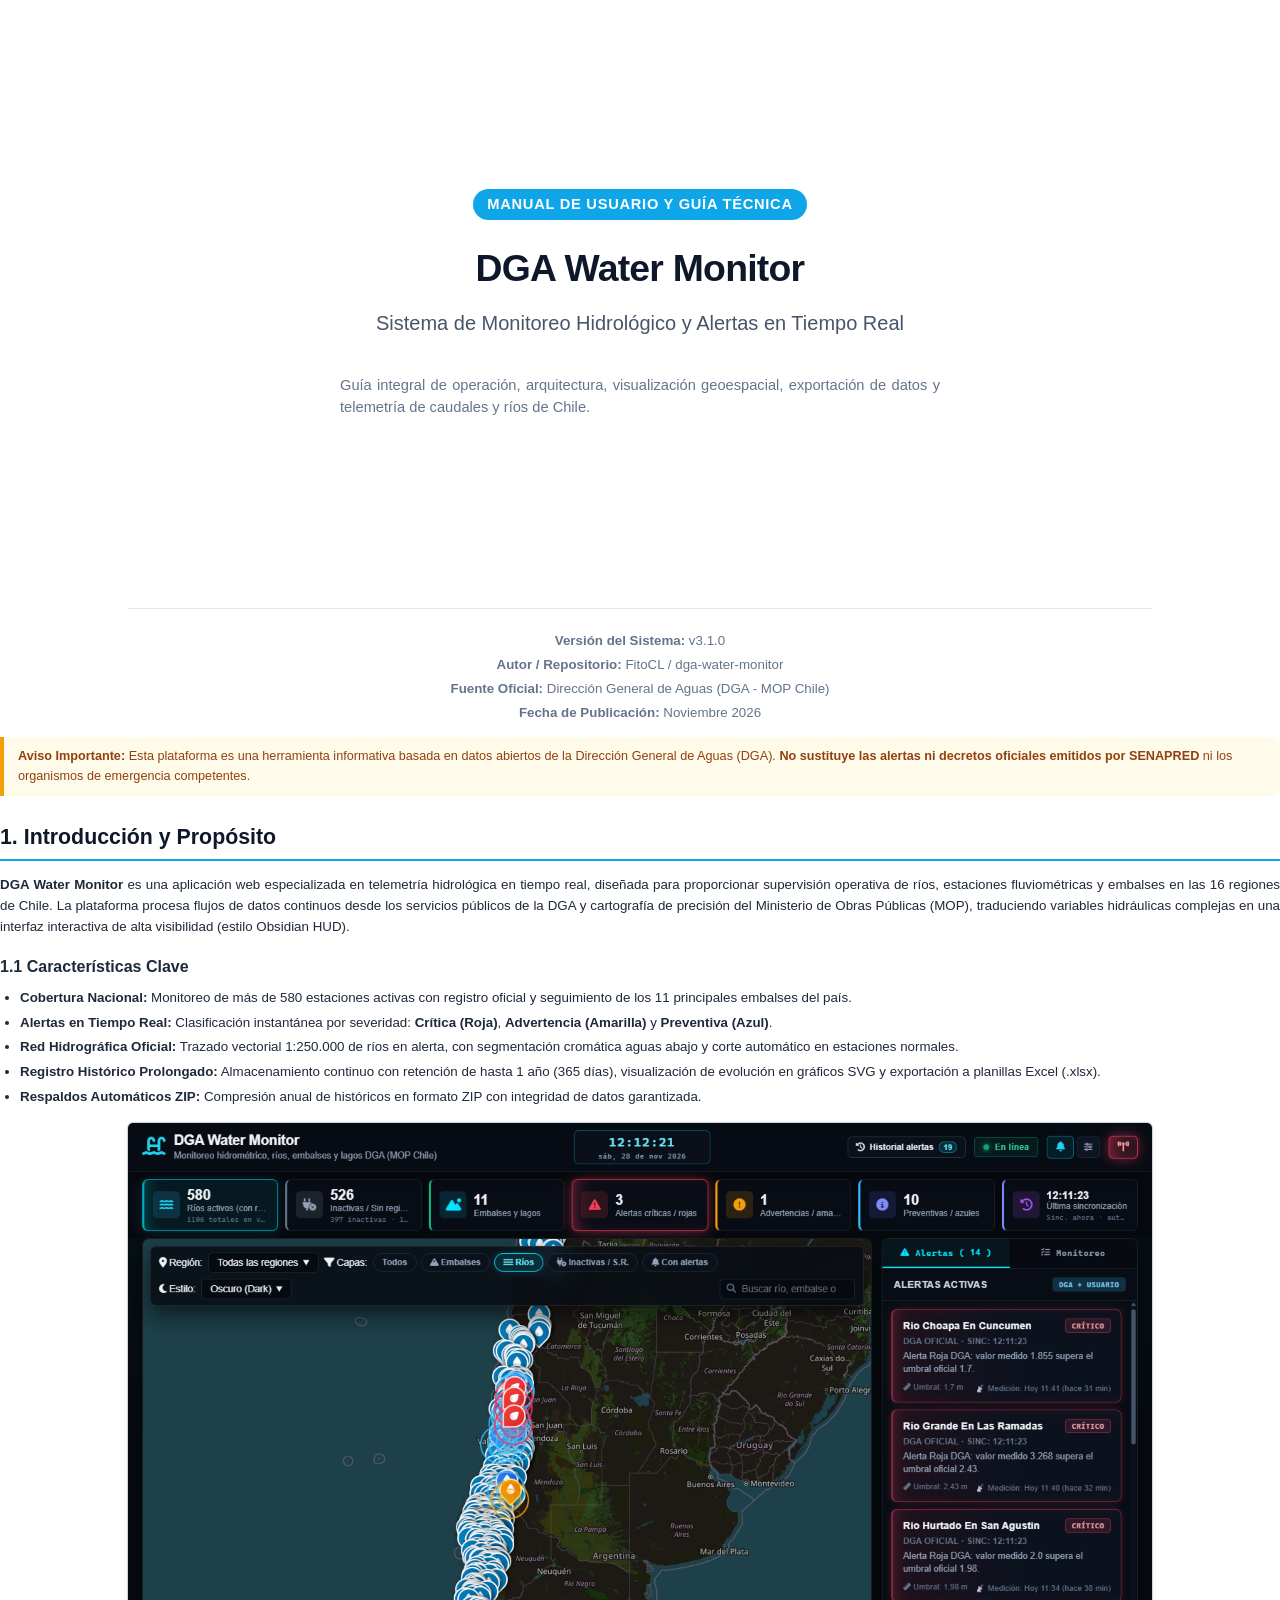
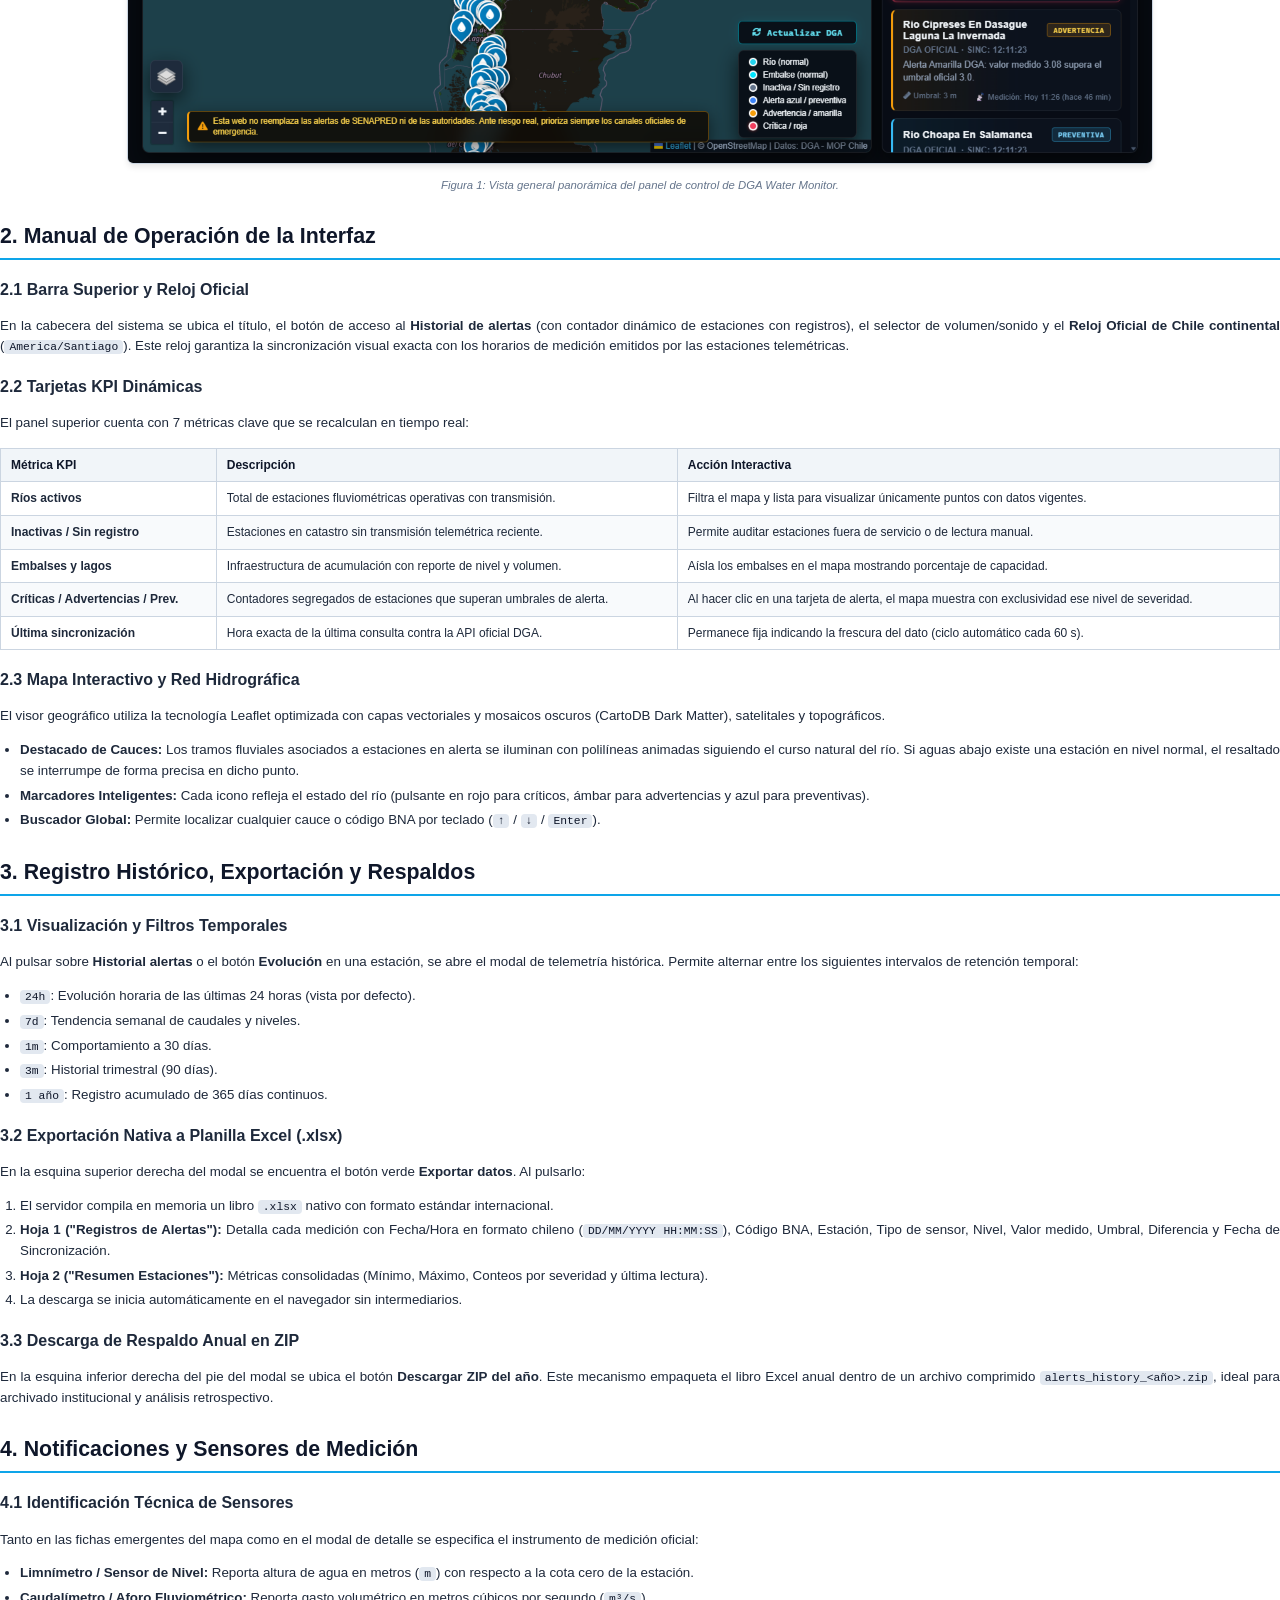
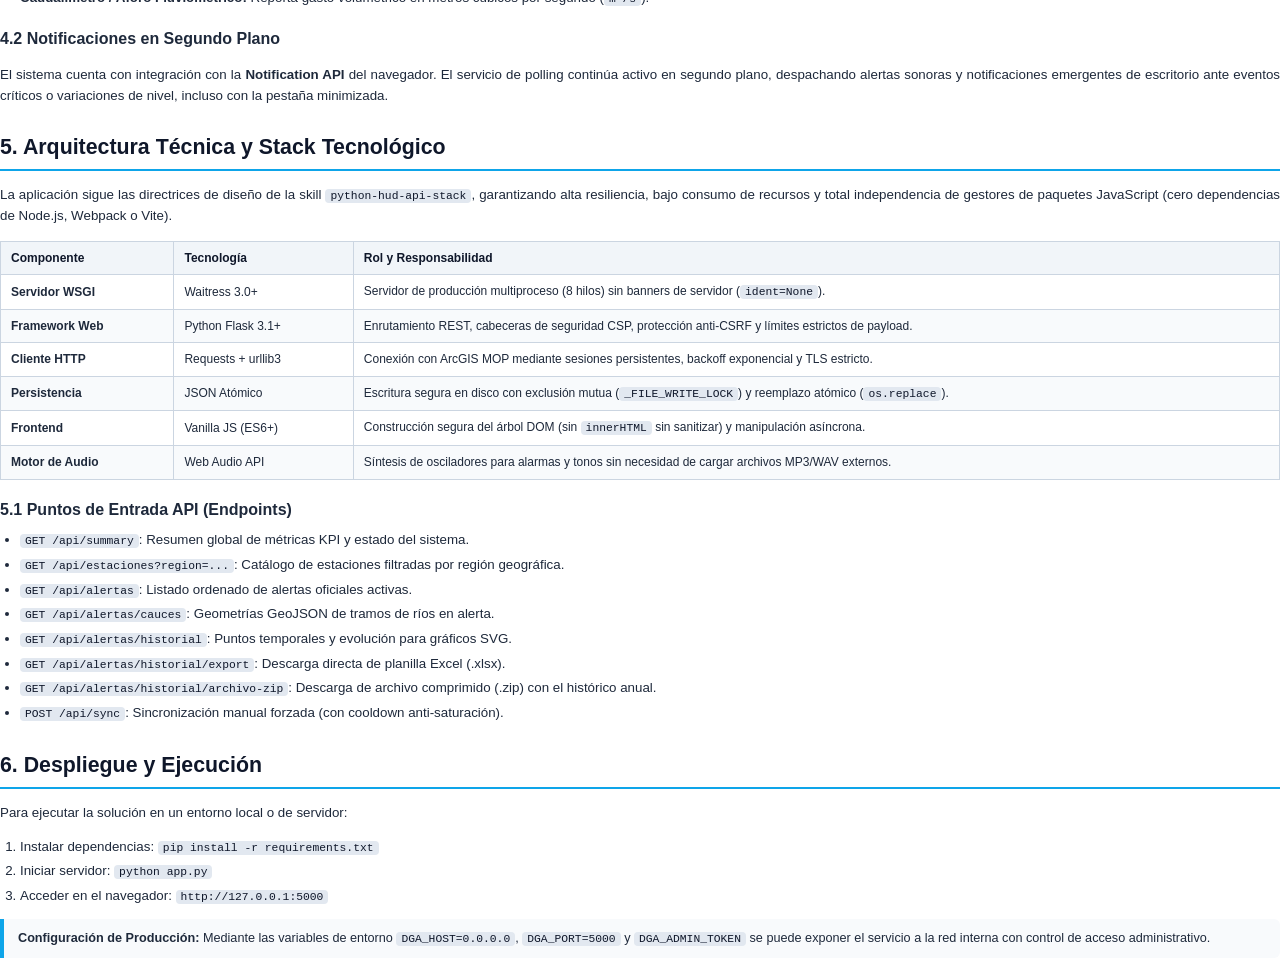
<file: docs/manual_usuario.html>
<!DOCTYPE html>
<html lang="es">
<head>
  <meta charset="UTF-8">
  <title>DGA Water Monitor - Manual de Usuario y Guía Técnica</title>
  <style>
    @page {
      size: A4;
      margin: 1.8cm 1.5cm;
      @bottom-right {
        content: counter(page);
      }
    }
    body {
      font-family: -apple-system, BlinkMacSystemFont, "Segoe UI", Roboto, Helvetica, Arial, sans-serif;
      color: #1e293b;
      line-height: 1.55;
      font-size: 10pt;
      margin: 0;
      padding: 0;
    }
    .cover {
      page-break-after: always;
      text-align: center;
      padding-top: 5cm;
    }
    .cover-badge {
      display: inline-block;
      padding: 4px 14px;
      background: #0ea5e9;
      color: #ffffff;
      font-weight: 700;
      font-size: 11pt;
      border-radius: 999px;
      letter-spacing: 0.05em;
      text-transform: uppercase;
      margin-bottom: 20px;
    }
    .cover h1 {
      font-size: 28pt;
      color: #0f172a;
      margin: 0 0 10px 0;
      font-weight: 800;
      letter-spacing: -0.02em;
    }
    .cover h2 {
      font-size: 15pt;
      color: #475569;
      font-weight: 500;
      margin: 0 0 35px 0;
    }
    .cover-meta {
      margin-top: 5cm;
      font-size: 10pt;
      color: #64748b;
      line-height: 1.8;
      border-top: 1px solid #e2e8f0;
      padding-top: 20px;
      width: 80%;
      margin-left: auto;
      margin-right: auto;
    }
    .section-title {
      color: #0f172a;
      font-size: 16pt;
      font-weight: 700;
      border-bottom: 2px solid #0ea5e9;
      padding-bottom: 5px;
      margin-top: 25px;
      margin-bottom: 14px;
      page-break-after: avoid;
    }
    .subsection-title {
      color: #1e293b;
      font-size: 12pt;
      font-weight: 700;
      margin-top: 18px;
      margin-bottom: 8px;
      page-break-after: avoid;
    }
    p, li {
      text-align: justify;
    }
    ul, ol {
      margin-top: 6px;
      margin-bottom: 12px;
      padding-left: 20px;
    }
    li {
      margin-bottom: 4px;
    }
    .img-box {
      text-align: center;
      margin: 15px 0;
      page-break-inside: avoid;
    }
    .img-box img {
      max-width: 95%;
      height: auto;
      border-radius: 6px;
      border: 1px solid #cbd5e1;
      box-shadow: 0 4px 6px -1px rgba(0,0,0,0.1);
    }
    .img-caption {
      font-size: 8.5pt;
      color: #64748b;
      margin-top: 6px;
      font-style: italic;
    }
    .callout {
      background: #f8fafc;
      border-left: 4px solid #0ea5e9;
      padding: 10px 14px;
      border-radius: 0 6px 6px 0;
      margin: 12px 0;
      font-size: 9.5pt;
      page-break-inside: avoid;
    }
    .callout-warning {
      background: #fffbeb;
      border-left-color: #f59e0b;
      color: #92400e;
    }
    .callout-danger {
      background: #fef2f2;
      border-left-color: #ef4444;
      color: #991b1b;
    }
    table {
      width: 100%;
      border-collapse: collapse;
      margin: 14px 0;
      font-size: 9pt;
      page-break-inside: avoid;
    }
    th, td {
      border: 1px solid #cbd5e1;
      padding: 7px 10px;
      text-align: left;
    }
    th {
      background: #f1f5f9;
      color: #0f172a;
      font-weight: 700;
    }
    tr:nth-child(even) {
      background: #f8fafc;
    }
    .code-tag {
      font-family: Consolas, monospace;
      background: #e2e8f0;
      padding: 1px 5px;
      border-radius: 4px;
      font-size: 8.5pt;
      color: #0f172a;
    }
    .page-break {
      page-break-after: always;
    }
  </style>
</head>
<body>

  <!-- PORTADA -->
  <div class="cover">
    <div class="cover-badge">Manual de Usuario y Guía Técnica</div>
    <h1>DGA Water Monitor</h1>
    <h2>Sistema de Monitoreo Hidrológico y Alertas en Tiempo Real</h2>
    <p style="color: #64748b; font-size: 11pt; max-width: 600px; margin: 0 auto;">
      Guía integral de operación, arquitectura, visualización geoespacial, exportación de datos y telemetría de caudales y ríos de Chile.
    </p>
    <div class="cover-meta">
      <strong>Versión del Sistema:</strong> v3.1.0<br>
      <strong>Autor / Repositorio:</strong> FitoCL / dga-water-monitor<br>
      <strong>Fuente Oficial:</strong> Dirección General de Aguas (DGA - MOP Chile)<br>
      <strong>Fecha de Publicación:</strong> Noviembre 2026
    </div>
  </div>

  <!-- AVISO LEGAL Y SECCIÓN 1 -->
  <div class="callout callout-warning">
    <strong>Aviso Importante:</strong> Esta plataforma es una herramienta informativa basada en datos abiertos de la Dirección General de Aguas (DGA). <strong>No sustituye las alertas ni decretos oficiales emitidos por SENAPRED</strong> ni los organismos de emergencia competentes.
  </div>

  <h2 class="section-title">1. Introducción y Propósito</h2>
  <p>
    <strong>DGA Water Monitor</strong> es una aplicación web especializada en telemetría hidrológica en tiempo real, diseñada para proporcionar supervisión operativa de ríos, estaciones fluviométricas y embalses en las 16 regiones de Chile. La plataforma procesa flujos de datos continuos desde los servicios públicos de la DGA y cartografía de precisión del Ministerio de Obras Públicas (MOP), traduciendo variables hidráulicas complejas en una interfaz interactiva de alta visibilidad (estilo Obsidian HUD).
  </p>

  <h3 class="subsection-title">1.1 Características Clave</h3>
  <ul>
    <li><strong>Cobertura Nacional:</strong> Monitoreo de más de 580 estaciones activas con registro oficial y seguimiento de los 11 principales embalses del país.</li>
    <li><strong>Alertas en Tiempo Real:</strong> Clasificación instantánea por severidad: <strong>Crítica (Roja)</strong>, <strong>Advertencia (Amarilla)</strong> y <strong>Preventiva (Azul)</strong>.</li>
    <li><strong>Red Hidrográfica Oficial:</strong> Trazado vectorial 1:250.000 de ríos en alerta, con segmentación cromática aguas abajo y corte automático en estaciones normales.</li>
    <li><strong>Registro Histórico Prolongado:</strong> Almacenamiento continuo con retención de hasta 1 año (365 días), visualización de evolución en gráficos SVG y exportación a planillas Excel (.xlsx).</li>
    <li><strong>Respaldos Automáticos ZIP:</strong> Compresión anual de históricos en formato ZIP con integridad de datos garantizada.</li>
  </ul>

  <div class="img-box">
    <img src="captura_interfaz.png" alt="Vista General del Dashboard">
    <div class="img-caption">Figura 1: Vista general panorámica del panel de control de DGA Water Monitor.</div>
  </div>

  <div class="page-break"></div>

  <!-- SECCIÓN 2: INTERFAZ Y NAVEGACIÓN -->
  <h2 class="section-title">2. Manual de Operación de la Interfaz</h2>

  <h3 class="subsection-title">2.1 Barra Superior y Reloj Oficial</h3>
  <p>
    En la cabecera del sistema se ubica el título, el botón de acceso al <strong>Historial de alertas</strong> (con contador dinámico de estaciones con registros), el selector de volumen/sonido y el <strong>Reloj Oficial de Chile continental</strong> (<span class="code-tag">America/Santiago</span>). Este reloj garantiza la sincronización visual exacta con los horarios de medición emitidos por las estaciones telemétricas.
  </p>

  <h3 class="subsection-title">2.2 Tarjetas KPI Dinámicas</h3>
  <p>
    El panel superior cuenta con 7 métricas clave que se recalculan en tiempo real:
  </p>
  <table>
    <thead>
      <tr>
        <th>Métrica KPI</th>
        <th>Descripción</th>
        <th>Acción Interactiva</th>
      </tr>
    </thead>
    <tbody>
      <tr>
        <td><strong>Ríos activos</strong></td>
        <td>Total de estaciones fluviométricas operativas con transmisión.</td>
        <td>Filtra el mapa y lista para visualizar únicamente puntos con datos vigentes.</td>
      </tr>
      <tr>
        <td><strong>Inactivas / Sin registro</strong></td>
        <td>Estaciones en catastro sin transmisión telemétrica reciente.</td>
        <td>Permite auditar estaciones fuera de servicio o de lectura manual.</td>
      </tr>
      <tr>
        <td><strong>Embalses y lagos</strong></td>
        <td>Infraestructura de acumulación con reporte de nivel y volumen.</td>
        <td>Aísla los embalses en el mapa mostrando porcentaje de capacidad.</td>
      </tr>
      <tr>
        <td><strong>Críticas / Advertencias / Prev.</strong></td>
        <td>Contadores segregados de estaciones que superan umbrales de alerta.</td>
        <td>Al hacer clic en una tarjeta de alerta, el mapa muestra con exclusividad ese nivel de severidad.</td>
      </tr>
      <tr>
        <td><strong>Última sincronización</strong></td>
        <td>Hora exacta de la última consulta contra la API oficial DGA.</td>
        <td>Permanece fija indicando la frescura del dato (ciclo automático cada 60 s).</td>
      </tr>
    </tbody>
  </table>

  <h3 class="subsection-title">2.3 Mapa Interactivo y Red Hidrográfica</h3>
  <p>
    El visor geográfico utiliza la tecnología Leaflet optimizada con capas vectoriales y mosaicos oscuros (CartoDB Dark Matter), satelitales y topográficos.
  </p>
  <ul>
    <li><strong>Destacado de Cauces:</strong> Los tramos fluviales asociados a estaciones en alerta se iluminan con polilíneas animadas siguiendo el curso natural del río. Si aguas abajo existe una estación en nivel normal, el resaltado se interrumpe de forma precisa en dicho punto.</li>
    <li><strong>Marcadores Inteligentes:</strong> Cada icono refleja el estado del río (pulsante en rojo para críticos, ámbar para advertencias y azul para preventivas).</li>
    <li><strong>Buscador Global:</strong> Permite localizar cualquier cauce o código BNA por teclado (<span class="code-tag">↑</span> / <span class="code-tag">↓</span> / <span class="code-tag">Enter</span>).</li>
  </ul>

  <div class="page-break"></div>

  <!-- SECCIÓN 3: MODAL HISTÓRICO Y EXPORTACIÓN -->
  <h2 class="section-title">3. Registro Histórico, Exportación y Respaldos</h2>

  <h3 class="subsection-title">3.1 Visualización y Filtros Temporales</h3>
  <p>
    Al pulsar sobre <strong>Historial alertas</strong> o el botón <strong>Evolución</strong> en una estación, se abre el modal de telemetría histórica. Permite alternar entre los siguientes intervalos de retención temporal:
  </p>
  <ul>
    <li><span class="code-tag">24h</span>: Evolución horaria de las últimas 24 horas (vista por defecto).</li>
    <li><span class="code-tag">7d</span>: Tendencia semanal de caudales y niveles.</li>
    <li><span class="code-tag">1m</span>: Comportamiento a 30 días.</li>
    <li><span class="code-tag">3m</span>: Historial trimestral (90 días).</li>
    <li><span class="code-tag">1 año</span>: Registro acumulado de 365 días continuos.</li>
  </ul>

  <h3 class="subsection-title">3.2 Exportación Nativa a Planilla Excel (.xlsx)</h3>
  <p>
    En la esquina superior derecha del modal se encuentra el botón verde <strong>Exportar datos</strong>. Al pulsarlo:
  </p>
  <ol>
    <li>El servidor compila en memoria un libro <span class="code-tag">.xlsx</span> nativo con formato estándar internacional.</li>
    <li><strong>Hoja 1 ("Registros de Alertas"):</strong> Detalla cada medición con Fecha/Hora en formato chileno (<span class="code-tag">DD/MM/YYYY HH:MM:SS</span>), Código BNA, Estación, Tipo de sensor, Nivel, Valor medido, Umbral, Diferencia y Fecha de Sincronización.</li>
    <li><strong>Hoja 2 ("Resumen Estaciones"):</strong> Métricas consolidadas (Mínimo, Máximo, Conteos por severidad y última lectura).</li>
    <li>La descarga se inicia automáticamente en el navegador sin intermediarios.</li>
  </ol>

  <h3 class="subsection-title">3.3 Descarga de Respaldo Anual en ZIP</h3>
  <p>
    En la esquina inferior derecha del pie del modal se ubica el botón <strong>Descargar ZIP del año</strong>. Este mecanismo empaqueta el libro Excel anual dentro de un archivo comprimido <span class="code-tag">alerts_history_&lt;año&gt;.zip</span>, ideal para archivado institucional y análisis retrospectivo.
  </p>

  <h2 class="section-title">4. Notificaciones y Sensores de Medición</h2>
  <h3 class="subsection-title">4.1 Identificación Técnica de Sensores</h3>
  <p>
    Tanto en las fichas emergentes del mapa como en el modal de detalle se especifica el instrumento de medición oficial:
  </p>
  <ul>
    <li><strong>Limnímetro / Sensor de Nivel:</strong> Reporta altura de agua en metros (<span class="code-tag">m</span>) con respecto a la cota cero de la estación.</li>
    <li><strong>Caudalímetro / Aforo Fluviométrico:</strong> Reporta gasto volumétrico en metros cúbicos por segundo (<span class="code-tag">m³/s</span>).</li>
  </ul>

  <h3 class="subsection-title">4.2 Notificaciones en Segundo Plano</h3>
  <p>
    El sistema cuenta con integración con la <strong>Notification API</strong> del navegador. El servicio de polling continúa activo en segundo plano, despachando alertas sonoras y notificaciones emergentes de escritorio ante eventos críticos o variaciones de nivel, incluso con la pestaña minimizada.
  </p>

  <div class="page-break"></div>

  <!-- SECCIÓN 5: ARQUITECTURA Y STACK TÉCNICO -->
  <h2 class="section-title">5. Arquitectura Técnica y Stack Tecnológico</h2>
  <p>
    La aplicación sigue las directrices de diseño de la skill <span class="code-tag">python-hud-api-stack</span>, garantizando alta resiliencia, bajo consumo de recursos y total independencia de gestores de paquetes JavaScript (cero dependencias de Node.js, Webpack o Vite).
  </p>

  <table>
    <thead>
      <tr>
        <th>Componente</th>
        <th>Tecnología</th>
        <th>Rol y Responsabilidad</th>
      </tr>
    </thead>
    <tbody>
      <tr>
        <td><strong>Servidor WSGI</strong></td>
        <td>Waitress 3.0+</td>
        <td>Servidor de producción multiproceso (8 hilos) sin banners de servidor (<span class="code-tag">ident=None</span>).</td>
      </tr>
      <tr>
        <td><strong>Framework Web</strong></td>
        <td>Python Flask 3.1+</td>
        <td>Enrutamiento REST, cabeceras de seguridad CSP, protección anti-CSRF y límites estrictos de payload.</td>
      </tr>
      <tr>
        <td><strong>Cliente HTTP</strong></td>
        <td>Requests + urllib3</td>
        <td>Conexión con ArcGIS MOP mediante sesiones persistentes, backoff exponencial y TLS estricto.</td>
      </tr>
      <tr>
        <td><strong>Persistencia</strong></td>
        <td>JSON Atómico</td>
        <td>Escritura segura en disco con exclusión mutua (<span class="code-tag">_FILE_WRITE_LOCK</span>) y reemplazo atómico (<span class="code-tag">os.replace</span>).</td>
      </tr>
      <tr>
        <td><strong>Frontend</strong></td>
        <td>Vanilla JS (ES6+)</td>
        <td>Construcción segura del árbol DOM (sin <span class="code-tag">innerHTML</span> sin sanitizar) y manipulación asíncrona.</td>
      </tr>
      <tr>
        <td><strong>Motor de Audio</strong></td>
        <td>Web Audio API</td>
        <td>Síntesis de osciladores para alarmas y tonos sin necesidad de cargar archivos MP3/WAV externos.</td>
      </tr>
    </tbody>
  </table>

  <h3 class="subsection-title">5.1 Puntos de Entrada API (Endpoints)</h3>
  <ul>
    <li><span class="code-tag">GET /api/summary</span>: Resumen global de métricas KPI y estado del sistema.</li>
    <li><span class="code-tag">GET /api/estaciones?region=...</span>: Catálogo de estaciones filtradas por región geográfica.</li>
    <li><span class="code-tag">GET /api/alertas</span>: Listado ordenado de alertas oficiales activas.</li>
    <li><span class="code-tag">GET /api/alertas/cauces</span>: Geometrías GeoJSON de tramos de ríos en alerta.</li>
    <li><span class="code-tag">GET /api/alertas/historial</span>: Puntos temporales y evolución para gráficos SVG.</li>
    <li><span class="code-tag">GET /api/alertas/historial/export</span>: Descarga directa de planilla Excel (.xlsx).</li>
    <li><span class="code-tag">GET /api/alertas/historial/archivo-zip</span>: Descarga de archivo comprimido (.zip) con el histórico anual.</li>
    <li><span class="code-tag">POST /api/sync</span>: Sincronización manual forzada (con cooldown anti-saturación).</li>
  </ul>

  <h2 class="section-title">6. Despliegue y Ejecución</h2>
  <p>
    Para ejecutar la solución en un entorno local o de servidor:
  </p>
  <ol>
    <li>Instalar dependencias: <span class="code-tag">pip install -r requirements.txt</span></li>
    <li>Iniciar servidor: <span class="code-tag">python app.py</span></li>
    <li>Acceder en el navegador: <span class="code-tag">http://127.0.0.1:5000</span></li>
  </ol>

  <div class="callout">
    <strong>Configuración de Producción:</strong> Mediante las variables de entorno <span class="code-tag">DGA_HOST=0.0.0.0</span>, <span class="code-tag">DGA_PORT=5000</span> y <span class="code-tag">DGA_ADMIN_TOKEN</span> se puede exponer el servicio a la red interna con control de acceso administrativo.
  </div>

</body>
</html>
</file>
